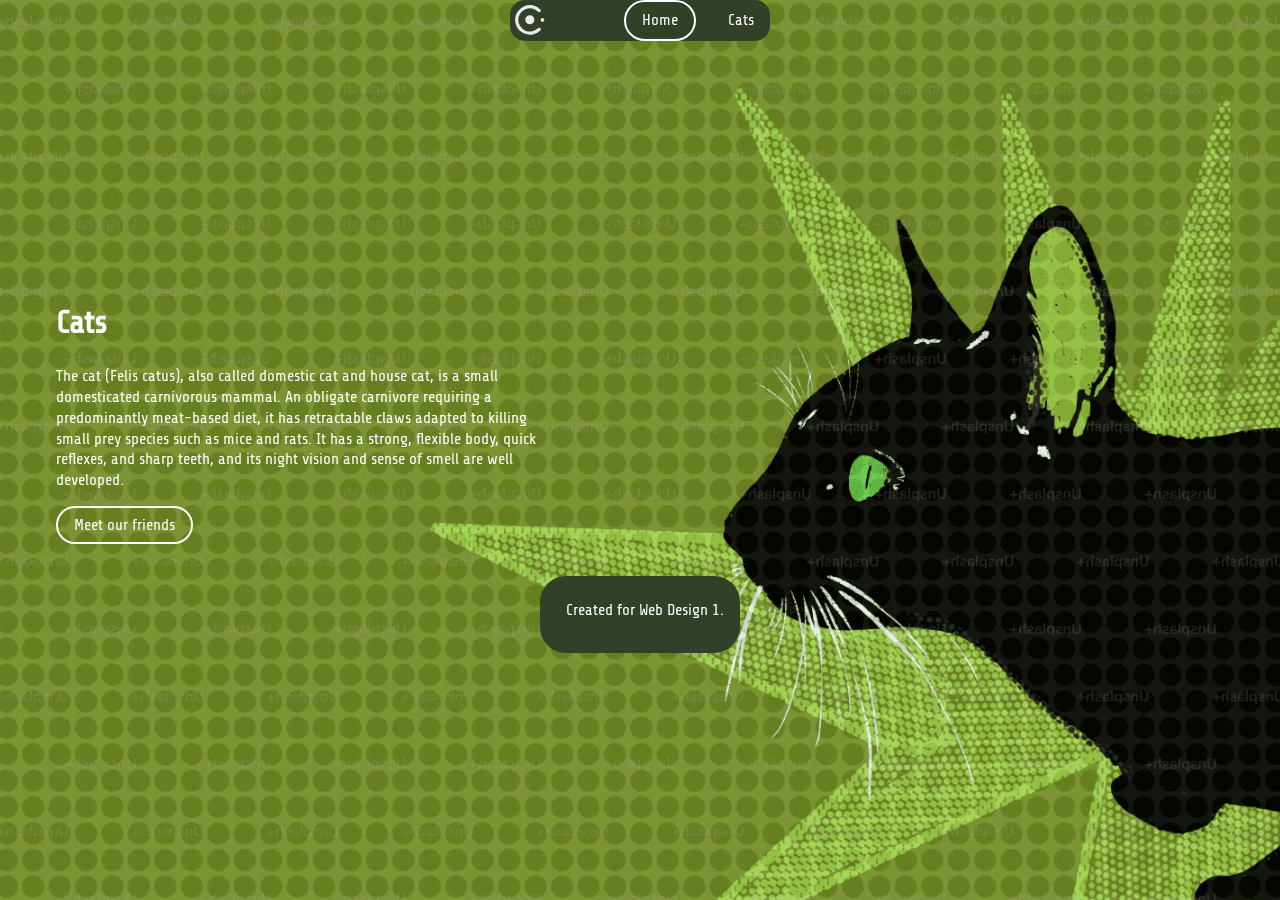
<file: index.html>
<!-- COLLECTION -->

<!DOCTYPE html>
<head>
  <title>Cats</title>
  <meta name="viewport" content="width=device-width, initial-scale=1">
  <link rel="stylesheet" href="styles.css">

  <!--GOOGLE FONTS -->
  <link rel="preconnect" href="https://fonts.googleapis.com">
  <link rel="preconnect" href="https://fonts.gstatic.com" crossorigin>
  <link href="https://fonts.googleapis.com/css2?family=Share+Tech&display=swap" rel="stylesheet">

</head>


<body class="bg-image">



  <!-- HEADER -->
  <header>
    <img src="images/collection-icon.svg" alt="Collection logo">

      <a href="index.html" class="active">Home</a>
      <a href="collection.html">Cats</a>
  </header>



  <!-- MAIN CONTENT-->
  <main>
    <h1>Cats</Cats></h1>
    <p>The cat (Felis catus), also called domestic cat and house cat, is a small domesticated carnivorous mammal. An obligate carnivore requiring a predominantly meat-based diet, it has retractable claws adapted to killing small prey species such as mice and rats. It has a strong, flexible body, quick reflexes, and sharp teeth, and its night vision and sense of smell are well developed. </p>
    <p> <a href="collection.html" class="button">Meet our friends</a> </p>
  </main>



  <!-- FOOTER -->
  <footer>
    <p>Created for Web Design 1.</p>
  </footer>



</body>
</file>
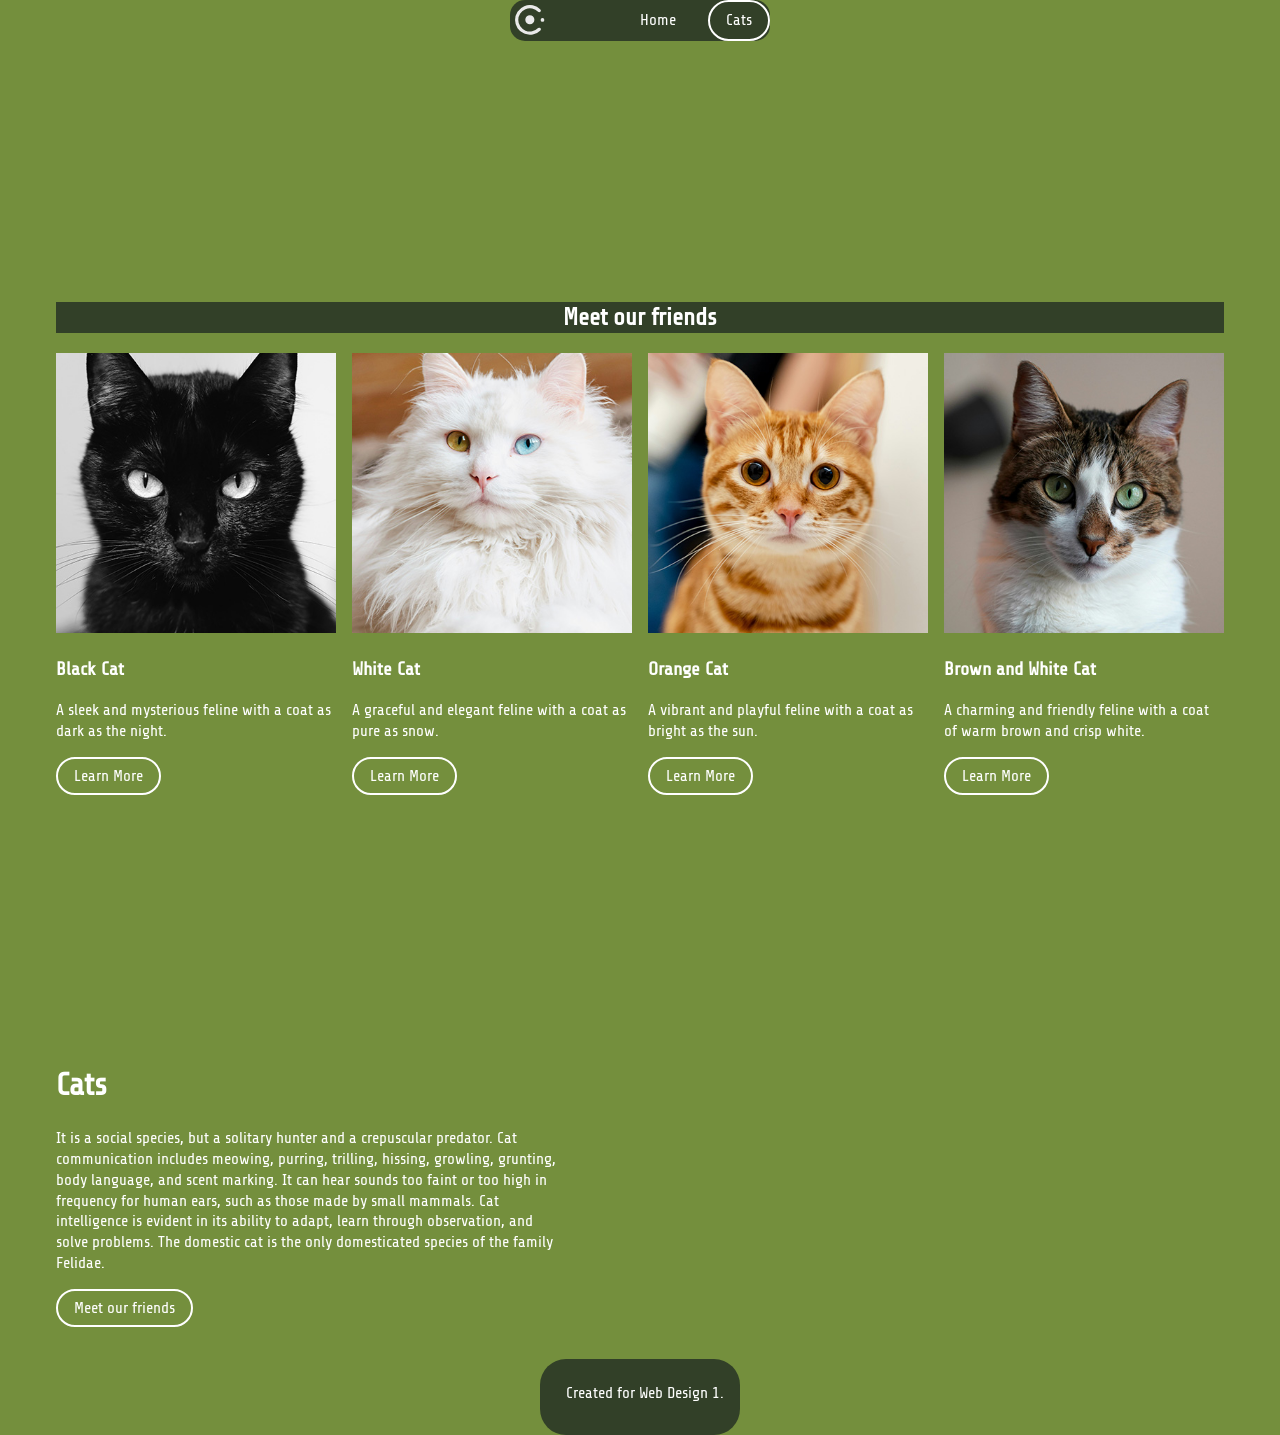
<file: collection.html>
<!-- COLLECTION -->

<!DOCTYPE html>
<head>
  <title>Cats</title>
  <meta name="viewport" content="width=device-width, initial-scale=1">
  <link rel="stylesheet" href="styles.css">

  <!--GOOGLE FONTS -->
  <link rel="preconnect" href="https://fonts.googleapis.com">
  <link rel="preconnect" href="https://fonts.gstatic.com" crossorigin>
  <link href="https://fonts.googleapis.com/css2?family=Share+Tech&display=swap" rel="stylesheet">

</head>


<body>



  <!-- HEADER -->
  <header>
    <img src="images/collection-icon.svg" alt="Collection logo">

      <a href="index.html">Home</a>
      <a href="collection.html" class="active">Cats</a>
  </header>



  <!-- MAIN CONTENT-->
<main>

  <h2>Meet our friends</h2>
  
    <div class="grid">

        <div>
        <img src="images/Black cat.jpg" alt="Black cat">
        <h3>Black Cat</h3>
        <p>A sleek and mysterious feline with a coat as dark as the night.</p>
        <a href="https://en.wikipedia.org/wiki/Black_cat" class="button">Learn More</a>
        </div>

        <div>
        <img src="images/White cat.jpg" alt="White cat">
        <h3>White Cat</h3>
        <p>A graceful and elegant feline with a coat as pure as snow.</p>
        <a href="https://petsworld.in/blogs/news/white-cat-breeds-with-pictures?srsltid=AU7gw4VIVzvT_1l9c9sHiLIAJpK7kyOzzhJgs-nfTbseAkIUhXsWMjVH" class="button">Learn More</a>
        </div>
        
        <div> 
        <img src="images/Orange cat.jpg" alt="Orange cat">
        <h3>Orange Cat</h3>
        <p>A vibrant and playful feline with a coat as bright as the sun.</p>
        <a href="https://www.sciencealert.com/secret-of-orange-cats-finally-revealed-after-60-year-search" class="button">Learn More</a> 
        </div>

        <div>
        <img src="images/Brown and white cat.jpg" alt="Brown and white cat">
        <h3>Brown and White Cat</h3>
        <p>A charming and friendly feline with a coat of warm brown and crisp white.</p>
        <a href="https://www.istockphoto.com/photos/brown-and-white-cat" class="button">Learn More</a>
        </div>
       
    </div>

</main>


  <main>
    <h1>Cats</Cats></h1>
    <p>It is a social species, but a solitary hunter and a crepuscular predator. Cat communication includes meowing, purring, trilling, hissing, growling, grunting, body language, and scent marking. It can hear sounds too faint or too high in frequency for human ears, such as those made by small mammals. Cat intelligence is evident in its ability to adapt, learn through observation, and solve problems. The domestic cat is the only domesticated species of the family Felidae.</p>
    <p> <a href= "collection.html" class="button">Meet our friends</a> </p>
  </main>


  <!-- FOOTER -->
  <footer>
    <p>Created for Web Design 1.</p>
  </footer>



</body>
</file>
<file: styles.css>
/* COLLECTION */


* {
  box-sizing: border-box;
}

body {
  background: #748f3d;
  color: #ffffff;
  margin: 0;
  padding: 0; 
  line-height: 1.3;
  font-size: 16px;
  min-height: 100vh;
  max-width: 100vw;
  font-family: "Share Tech", sans-serif;
}

img {
  max-width: 100%;
}

.bg-image {
  background-image: url(images/Background.jpg);
  background-size: cover;
  background-repeat: no-repeat;
  background-position: center;
}

.button {
  color: #ffffff;
  text-decoration: none;
  border: 2px solid;
  padding: 8px 16px;
  border-radius: 24px;
}

.button:hover {
  border-style: dotted;
}


main {
  padding: 16px;
  min-height: 100%;
  margin-top: 25vh;
  max-width: 1200px;
  margin-left: auto;
  margin-right: auto;
}

p {
  max-width: 500px;
  margin-bottom: 24px;
}

footer {
  text-align: center;
  max-width: 500px;
  margin-left: auto;
  margin-right: auto;
}

.grid{
  display: grid;
  grid-template-columns: repeat(auto-fit, minmax(200px, 1fr));
  align-items: ends;
  gap: 16px;
}

h2{
  text-align: center;
  background-color: #324028;
}

header{
  background-color: rgb(50, 64, 40);
  max-width: 260px;
  margin: 0 auto;
  padding: 8px, 16px;
  border-radius: 32x;
  display: flex;
  gap: 16px;
  align-items: center;
  justify-content: end;
  border-radius: 15px;
  position: sticky;
  top: 8;
  backdrop-filter: blur(5px);
}

header img{
  margin-right: auto;
  width: 40px;
}

header a{
  color: #ffffff;
  text-decoration: none;
  /* border: 2px solid; */
  padding: 8px 16px;
  border-radius: 24px;
}

.active{
  font-weight: 800px;
  border: 2px solid;
}

footer{
  background-color: rgb(50, 64, 40);
  max-width: 200px;
  margin: 0 auto;
  padding: 8px 16px;
  border-radius: 26px;
  display: flex;
  gap: 80px;
  align-items: center;
  justify-content: end;
}
</file>
